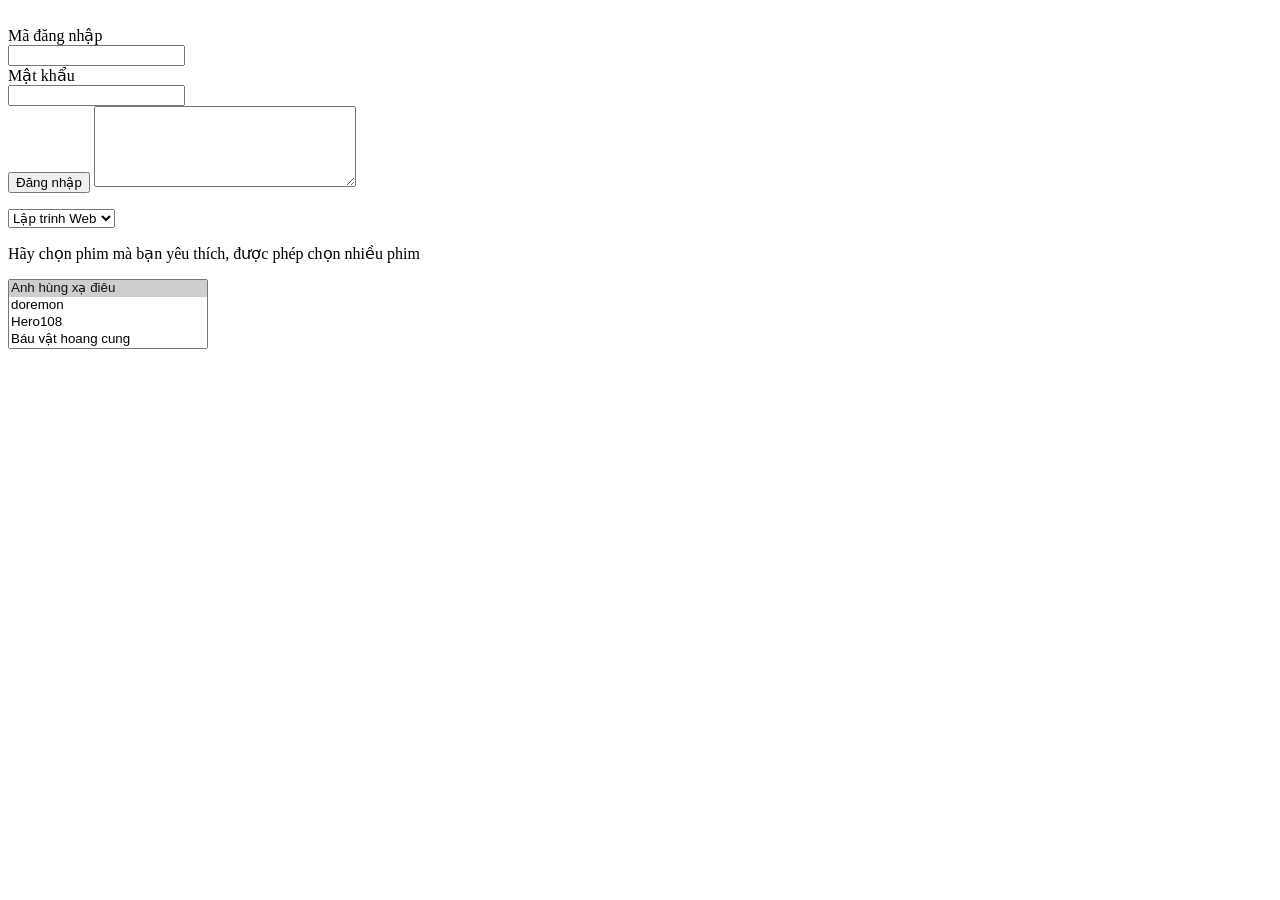
<file: input.html>
<body>
    <fliedset>
<form name="nhap"> <br> 
<label for="ma">Mã đăng nhập</label> <br>
<input type="text" id="ma" name="ma" value="" /> <br>
<label for="matkhau" >Mật khẩu</label> <br>
<input type="password" id="matkhau" name="matkhau" value="" /> <br>
<input type="submit" name="dn" value="Đăng nhập" />
<textarea cols="30" rows="5"></textarea>
<br />
</form>
<select id="monhoc">
<option value="1" selected="selected">Lập trinh
Web</option>
<option value="2">Lập trinh Java</option>
<option value="3">Lập trinh C++</option>
</select>
    <p>Hãy chọn phim mà bạn yêu thích, được phép chọn nhiều phim</p>
    <select id="phim" size=“3" multiple="multiple" style="width:200px">
        <option value="1" selected="selected">Anh hùng xạ điêu</option>
        <option value="2">doremon</option>
        <option value="3">Hero108</option>
        <option value="4">Báu vật hoang cung</option>
        <option value="5">Harry Potter</option>
  <select>
    <fliedset >
</body>
</file>
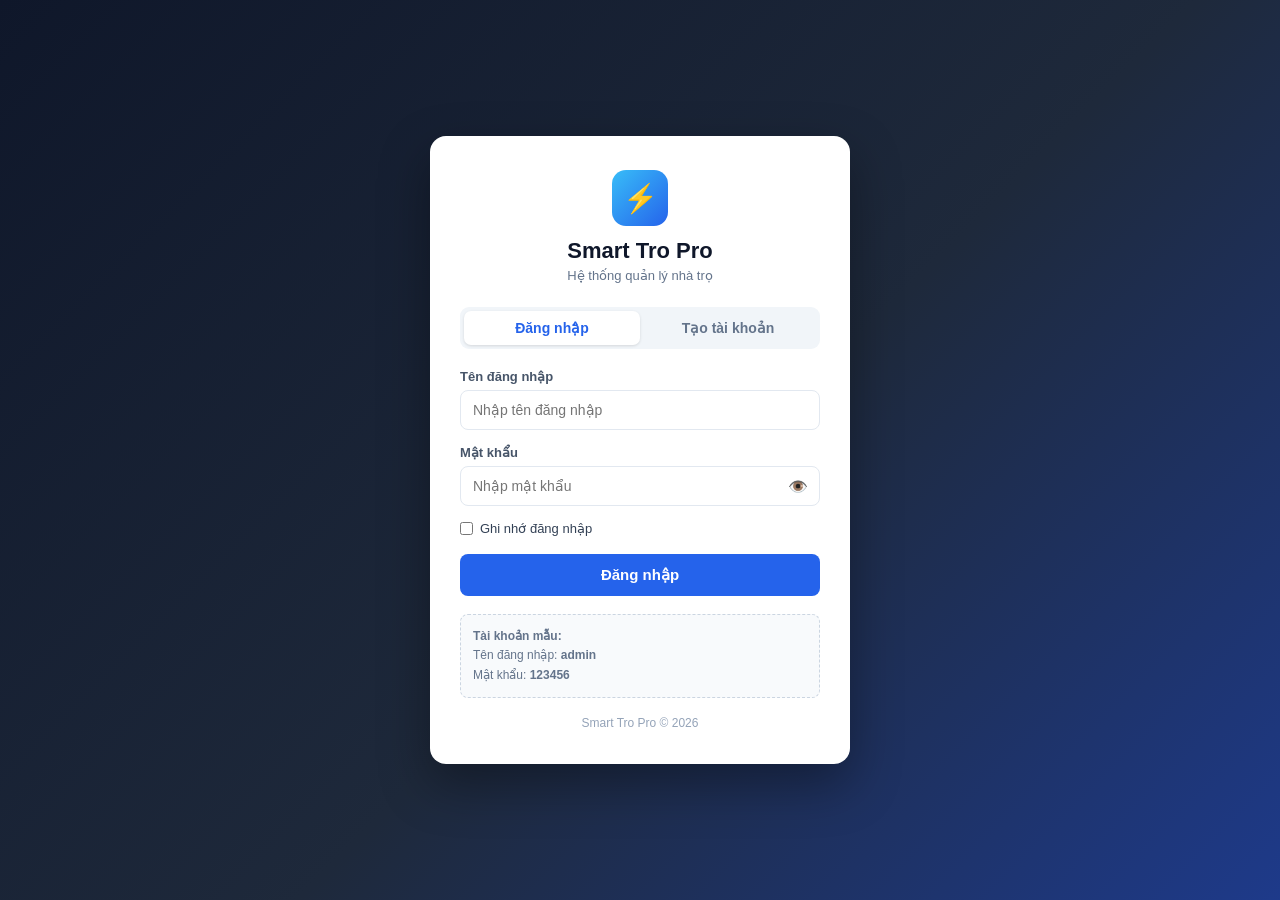
<file: login.html>
<!DOCTYPE html>
<html lang="vi">
<head>
<meta charset="UTF-8">
<meta name="viewport" content="width=device-width, initial-scale=1.0">
<title>Đăng nhập - Smart Tro Pro</title>
<style>
:root{
    --primary:#2563eb;
    --primary-dark:#1d4ed8;
    --dark:#0f172a;
    --dark-2:#1e293b;
    --bg:#f1f5f9;
    --text:#334155;
    --muted:#64748b;
    --border:#e2e8f0;
    --success:#10b981;
    --danger:#ef4444;
}
*{box-sizing:border-box;margin:0;padding:0;font-family:Segoe UI,Tahoma,Geneva,Verdana,sans-serif;}
body{
    min-height:100vh;
    background:linear-gradient(135deg,var(--dark) 0%,var(--dark-2) 55%,#1e3a8a 100%);
    color:var(--text);
    display:flex;
    align-items:center;
    justify-content:center;
    padding:20px;
}
.login-box{
    width:100%;
    max-width:420px;
    background:white;
    border-radius:16px;
    padding:34px 30px;
    box-shadow:0 20px 50px rgba(0,0,0,.35);
}
.brand{
    display:flex;
    flex-direction:column;
    align-items:center;
    margin-bottom:24px;
    text-align:center;
}
.brand-icon{
    width:56px;height:56px;border-radius:14px;
    background:linear-gradient(135deg,#38bdf8,#2563eb);
    display:flex;align-items:center;justify-content:center;
    font-size:28px;margin-bottom:12px;
}
.brand h1{color:var(--dark);font-size:22px;}
.brand p{color:var(--muted);font-size:13px;margin-top:4px;}
.tabs{
    display:grid;grid-template-columns:1fr 1fr;
    background:#f1f5f9;border-radius:9px;padding:4px;margin-bottom:20px;
}
.tabs button{
    border:0;background:none;padding:9px;border-radius:7px;
    font-size:14px;font-weight:600;color:var(--muted);cursor:pointer;
}
.tabs button.active{background:white;color:var(--primary);box-shadow:0 1px 3px rgba(0,0,0,.12);}
.form-group{margin-bottom:15px;}
.form-group label{display:block;margin-bottom:6px;color:#475569;font-size:13px;font-weight:600;}
.input-wrap{position:relative;}
.input-wrap input{
    width:100%;border:1px solid var(--border);border-radius:8px;
    padding:11px 42px 11px 12px;font-size:14px;outline:none;
}
.input-wrap input:focus{border-color:var(--primary);box-shadow:0 0 0 3px #dbeafe;}
.toggle-pass{
    position:absolute;right:6px;top:50%;transform:translateY(-50%);
    border:0;background:none;cursor:pointer;font-size:16px;padding:6px;
}
.options{
    display:flex;justify-content:space-between;align-items:center;
    margin-bottom:18px;font-size:13px;
}
.options label{display:flex;align-items:center;gap:7px;cursor:pointer;}
.msg{
    display:none;padding:11px 12px;border-radius:8px;
    font-size:13px;margin-bottom:15px;
}
.msg.error{display:block;background:#fee2e2;color:#b91c1c;}
.msg.ok{display:block;background:#d1fae5;color:#047857;}
.btn{
    width:100%;border:0;border-radius:8px;padding:12px;
    background:var(--primary);color:white;font-size:15px;font-weight:700;cursor:pointer;
    transition:.2s;
}
.btn:hover{background:var(--primary-dark);}
.hint{
    margin-top:18px;padding:12px;border:1px dashed #cbd5e1;border-radius:8px;
    background:#f8fafc;font-size:12px;color:var(--muted);line-height:1.6;
}
.hidden{display:none;}
.footer{text-align:center;margin-top:18px;font-size:12px;color:#94a3b8;}
</style>
</head>
<body>

<div class="login-box">

    <div class="brand">
        <div class="brand-icon">⚡</div>
        <h1>Smart Tro Pro</h1>
        <p>Hệ thống quản lý nhà trọ</p>
    </div>

    <div class="tabs">
        <button type="button" id="tabLogin" class="active">Đăng nhập</button>
        <button type="button" id="tabRegister">Tạo tài khoản</button>
    </div>

    <div class="msg" id="msg"></div>

    <!-- ĐĂNG NHẬP -->
    <form id="loginForm" autocomplete="on">

        <div class="form-group">
            <label for="loginUser">Tên đăng nhập</label>
            <div class="input-wrap">
                <input id="loginUser" type="text" placeholder="Nhập tên đăng nhập" autocomplete="username">
            </div>
        </div>

        <div class="form-group">
            <label for="loginPass">Mật khẩu</label>
            <div class="input-wrap">
                <input id="loginPass" type="password" placeholder="Nhập mật khẩu" autocomplete="current-password">
                <button type="button" class="toggle-pass" data-target="loginPass" title="Hiện/ẩn mật khẩu">👁️</button>
            </div>
        </div>

        <div class="options">
            <label><input type="checkbox" id="remember"> Ghi nhớ đăng nhập</label>
        </div>

        <button type="submit" class="btn">Đăng nhập</button>

        <div class="hint">
            <strong>Tài khoản mẫu:</strong><br>
            Tên đăng nhập: <b>admin</b><br>
            Mật khẩu: <b>123456</b>
        </div>

    </form>

    <!-- TẠO TÀI KHOẢN -->
    <form id="registerForm" class="hidden" autocomplete="off">

        <div class="form-group">
            <label for="regName">Họ và tên</label>
            <div class="input-wrap">
                <input id="regName" type="text" placeholder="Nguyễn Văn A">
            </div>
        </div>

        <div class="form-group">
            <label for="regUser">Tên đăng nhập</label>
            <div class="input-wrap">
                <input id="regUser" type="text" placeholder="Ít nhất 4 ký tự" autocomplete="username">
            </div>
        </div>

        <div class="form-group">
            <label for="regPass">Mật khẩu</label>
            <div class="input-wrap">
                <input id="regPass" type="password" placeholder="Ít nhất 6 ký tự" autocomplete="new-password">
                <button type="button" class="toggle-pass" data-target="regPass" title="Hiện/ẩn mật khẩu">👁️</button>
            </div>
        </div>

        <div class="form-group">
            <label for="regPass2">Nhập lại mật khẩu</label>
            <div class="input-wrap">
                <input id="regPass2" type="password" placeholder="Nhập lại mật khẩu" autocomplete="new-password">
            </div>
        </div>

        <button type="submit" class="btn">Tạo tài khoản</button>

    </form>

    <div class="footer">Smart Tro Pro © 2026</div>

</div>

<script>
/* =====================================================
   CẤU HÌNH
===================================================== */

const USERS_KEY   = "smartTroUsers";
const SESSION_KEY = "smartTroSession";
const HOME_PAGE   = "smart_tro_pro.html";   // trang quản lý sau khi đăng nhập


/* =====================================================
   TIỆN ÍCH
===================================================== */

const $ = id => document.getElementById(id);

function showMsg(text, type){
    const box = $("msg");
    box.textContent = text;
    box.className = "msg " + type;
}

function clearMsg(){
    $("msg").className = "msg";
    $("msg").textContent = "";
}

// Mã hóa mật khẩu (không lưu mật khẩu gốc)
async function hashPassword(text){
    try{
        const bytes = new TextEncoder().encode("smart-tro:" + text);
        const buf = await crypto.subtle.digest("SHA-256", bytes);
        return Array.from(new Uint8Array(buf))
            .map(b => b.toString(16).padStart(2,"0")).join("");
    }catch(e){
        // Trình duyệt không hỗ trợ -> dùng cách đơn giản hơn
        return "b64:" + btoa(unescape(encodeURIComponent(text)));
    }
}

function getUsers(){
    try{
        return JSON.parse(localStorage.getItem(USERS_KEY)) || [];
    }catch(e){
        return [];
    }
}

function saveUsers(users){
    localStorage.setItem(USERS_KEY, JSON.stringify(users));
}

// Tạo sẵn tài khoản mẫu admin / 123456 nếu chưa có
async function ensureDefaultUser(){
    const users = getUsers();
    if(users.some(u => u.username === "admin")) return;

    users.push({
        username:"admin",
        fullName:"Nguyễn Văn A",
        passHash:await hashPassword("123456")
    });
    saveUsers(users);
}

function startSession(user, remember){
    const session = JSON.stringify({
        username:user.username,
        fullName:user.fullName,
        loginAt:Date.now()
    });

    // Ghi nhớ -> giữ lại khi tắt trình duyệt; không ghi nhớ -> mất khi đóng tab
    if(remember){
        localStorage.setItem(SESSION_KEY, session);
        sessionStorage.removeItem(SESSION_KEY);
    }else{
        sessionStorage.setItem(SESSION_KEY, session);
        localStorage.removeItem(SESSION_KEY);
    }
}

function hasSession(){
    return !!(sessionStorage.getItem(SESSION_KEY) ||
              localStorage.getItem(SESSION_KEY));
}


/* =====================================================
   CHUYỂN TAB
===================================================== */

function switchTab(mode){
    clearMsg();
    const isLogin = mode === "login";

    $("loginForm").classList.toggle("hidden", !isLogin);
    $("registerForm").classList.toggle("hidden", isLogin);
    $("tabLogin").classList.toggle("active", isLogin);
    $("tabRegister").classList.toggle("active", !isLogin);
}

$("tabLogin").addEventListener("click", () => switchTab("login"));
$("tabRegister").addEventListener("click", () => switchTab("register"));


/* =====================================================
   HIỆN / ẨN MẬT KHẨU
===================================================== */

document.querySelectorAll(".toggle-pass").forEach(btn => {
    btn.addEventListener("click", () => {
        const input = $(btn.dataset.target);
        const show = input.type === "password";
        input.type = show ? "text" : "password";
        btn.textContent = show ? "🙈" : "👁️";
    });
});


/* =====================================================
   ĐĂNG NHẬP
===================================================== */

$("loginForm").addEventListener("submit", async e => {
    e.preventDefault();
    clearMsg();

    const username = $("loginUser").value.trim().toLowerCase();
    const password = $("loginPass").value;

    if(!username || !password){
        showMsg("Vui lòng nhập đầy đủ tên đăng nhập và mật khẩu.", "error");
        return;
    }

    const passHash = await hashPassword(password);
    const user = getUsers().find(
        u => u.username === username && u.passHash === passHash
    );

    if(!user){
        showMsg("Tên đăng nhập hoặc mật khẩu không đúng.", "error");
        return;
    }

    startSession(user, $("remember").checked);
    showMsg("Đăng nhập thành công! Đang chuyển trang...", "ok");

    setTimeout(() => { window.location.href = HOME_PAGE; }, 700);
});


/* =====================================================
   TẠO TÀI KHOẢN
===================================================== */

$("registerForm").addEventListener("submit", async e => {
    e.preventDefault();
    clearMsg();

    const fullName = $("regName").value.trim();
    const username = $("regUser").value.trim().toLowerCase();
    const pass     = $("regPass").value;
    const pass2    = $("regPass2").value;

    if(!fullName || !username || !pass || !pass2){
        showMsg("Vui lòng nhập đầy đủ thông tin.", "error");
        return;
    }

    if(username.length < 4){
        showMsg("Tên đăng nhập phải có ít nhất 4 ký tự.", "error");
        return;
    }

    if(pass.length < 6){
        showMsg("Mật khẩu phải có ít nhất 6 ký tự.", "error");
        return;
    }

    if(pass !== pass2){
        showMsg("Hai mật khẩu nhập vào không giống nhau.", "error");
        return;
    }

    const users = getUsers();

    if(users.some(u => u.username === username)){
        showMsg("Tên đăng nhập này đã có người dùng.", "error");
        return;
    }

    users.push({
        username,
        fullName,
        passHash:await hashPassword(pass)
    });
    saveUsers(users);

    $("registerForm").reset();
    switchTab("login");
    $("loginUser").value = username;
    showMsg("Tạo tài khoản thành công! Hãy đăng nhập.", "ok");
});


/* =====================================================
   KHỞI ĐỘNG
===================================================== */

(async function init(){
    await ensureDefaultUser();

    // Đã đăng nhập rồi thì vào thẳng trang quản lý
    if(hasSession()){
        window.location.href = HOME_PAGE;
    }
})();
</script>

</body>
</html>
</file>
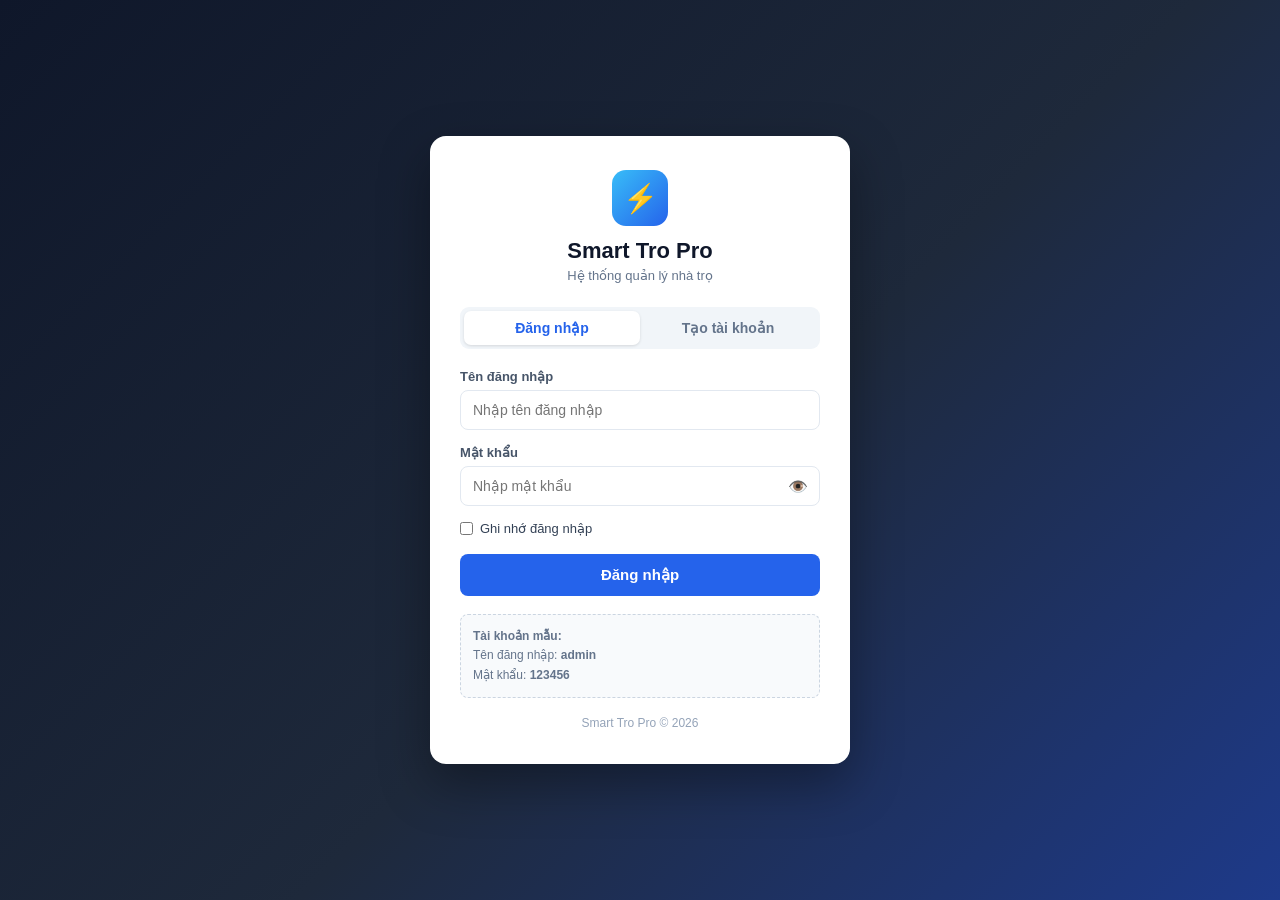
<file: smart_tro_pro.html>
<!DOCTYPE html>
<html lang="vi">
<head>
<meta charset="UTF-8">
<meta name="viewport" content="width=device-width, initial-scale=1.0">
<title>Smart Tro Pro - Quản lý điện nước</title>
<style>
:root{
    --primary:#2563eb;
    --primary-dark:#1d4ed8;
    --dark:#0f172a;
    --dark-2:#1e293b;
    --bg:#f1f5f9;
    --card:#fff;
    --text:#334155;
    --muted:#64748b;
    --border:#e2e8f0;
    --success:#10b981;
    --warning:#f59e0b;
    --danger:#ef4444;
    --purple:#9333ea;
}
*{
    box-sizing:border-box;
    margin:0;
    padding:0;
    font-family:Segoe UI,Tahoma,Geneva,Verdana,sans-serif;
}
body{
    background:var(--bg);
    color:var(--text);
    min-height:100vh;
}
/* ================= SIDEBAR ================= */
.sidebar{
    position:fixed;
    left:0;
    top:0;
    bottom:0;
    width:260px;
    background:var(--dark);
    color:white;
    z-index:1000;
    transition:.3s;
}
.brand{
    height:75px;
    display:flex;
    align-items:center;
    gap:12px;
    padding:0 22px;
    border-bottom:1px solid var(--dark-2);
}
.brand-icon{
    width:40px;
    height:40px;
    border-radius:10px;
    background:linear-gradient(135deg,#38bdf8,#2563eb);
    display:flex;
    align-items:center;
    justify-content:center;
    font-size:20px;
}
.brand h2{
    font-size:18px;
}
.brand small{
    color:#94a3b8;
    font-size:11px;
}
.menu{
    list-style:none;
    padding:20px 12px;
}
.menu li{
    margin-bottom:5px;
}
.menu button{
    width:100%;
    border:0;
    background:none;
    color:#94a3b8;
    padding:13px 15px;
    border-radius:8px;
    text-align:left;
    cursor:pointer;
    font-size:14px;
    display:flex;
    gap:12px;
    align-items:center;
}
.menu button:hover,
.menu button.active{
    background:var(--dark-2);
    color:#38bdf8;
}
.menu button.active{
    border-left:3px solid #38bdf8;
}
/* ================= MAIN ================= */
.main{
    margin-left:260px;
    min-height:100vh;
}
.topbar{
    height:75px;
    background:white;
    border-bottom:1px solid var(--border);
    display:flex;
    align-items:center;
    justify-content:space-between;
    padding:0 30px;
    position:sticky;
    top:0;
    z-index:500;
}
.topbar-left{
    display:flex;
    align-items:center;
    gap:15px;
}
.menu-toggle{
    display:none;
    border:0;
    background:#eff6ff;
    color:var(--primary);
    width:40px;
    height:40px;
    border-radius:8px;
    cursor:pointer;
}
.topbar h1{
    color:var(--dark);
    font-size:20px;
}
.user{
    display:flex;
    align-items:center;
    gap:10px;
}
.avatar{
    width:40px;
    height:40px;
    border-radius:50%;
    background:#dbeafe;
    color:var(--primary);
    display:flex;
    align-items:center;
    justify-content:center;
    font-weight:bold;
}
/* ================= CONTENT ================= */
.content{
    padding:30px;
}
.page{
    display:none;
}

.page.active{
    display:block;
}

.page-header{
    display:flex;
    justify-content:space-between;
    align-items:center;
    gap:15px;
    margin-bottom:22px;
}
.page-header h2{
    color:var(--dark);
    font-size:24px;
}
.page-header p{
    color:var(--muted);
    margin-top:4px;
    font-size:14px;
}
/* ================= BUTTON ================= */
.btn{
    border:0;
    border-radius:7px;
    padding:10px 16px;
    cursor:pointer;
    font-weight:600;
    font-size:14px;
    transition:.2s;
}
.btn-primary{
    background:var(--primary);
    color:white;
}
.btn-primary:hover{
    background:var(--primary-dark);
}

.btn-success{
    background:var(--success);
    color:white;
}

.btn-danger{
    background:var(--danger);
    color:white;
}

.btn-light{
    background:#f1f5f9;
    color:var(--text);
}

.btn-warning{
    background:var(--warning);
    color:white;
}

/* ================= STATS ================= */

.stats{
    display:grid;
    grid-template-columns:repeat(4,1fr);
    gap:18px;
    margin-bottom:25px;
}

.stat{
    background:white;
    border:1px solid var(--border);
    border-radius:12px;
    padding:20px;
    display:flex;
    align-items:center;
    gap:15px;
}

.stat-icon{
    width:52px;
    height:52px;
    border-radius:12px;
    display:flex;
    align-items:center;
    justify-content:center;
    font-size:23px;
}

.blue{background:#dbeafe;color:#2563eb}
.green{background:#d1fae5;color:#059669}
.orange{background:#fef3c7;color:#d97706}
.purple{background:#f3e8ff;color:#9333ea}

.stat small{
    display:block;
    color:var(--muted);
    font-size:12px;
    margin-bottom:5px;
}

.stat strong{
    color:var(--dark);
    font-size:20px;
}

/* ================= CARD ================= */

.card{
    background:white;
    border:1px solid var(--border);
    border-radius:12px;
    padding:20px;
    margin-bottom:20px;
}

.card-title{
    color:var(--dark);
    font-size:17px;
    font-weight:700;
    margin-bottom:18px;
    display:flex;
    align-items:center;
    justify-content:space-between;
}

/* ================= TABLE ================= */

.table-wrap{
    width:100%;
    overflow-x:auto;
}

table{
    width:100%;
    border-collapse:collapse;
    min-width:850px;
}

th{
    background:#f8fafc;
    color:#475569;
    font-size:13px;
    padding:13px;
    text-align:left;
    white-space:nowrap;
}

td{
    padding:13px;
    border-top:1px solid var(--border);
    font-size:13px;
}

tr:hover td{
    background:#f8fafc;
}

.badge{
    display:inline-block;
    padding:5px 9px;
    border-radius:20px;
    font-size:11px;
    font-weight:700;
}

.badge-success{
    background:#d1fae5;
    color:#047857;
}

.badge-warning{
    background:#fef3c7;
    color:#b45309;
}

.badge-danger{
    background:#fee2e2;
    color:#b91c1c;
}

.actions{
    display:flex;
    gap:5px;
}

.icon-btn{
    border:0;
    width:32px;
    height:32px;
    border-radius:6px;
    cursor:pointer;
    background:#f1f5f9;
    color:#475569;
}

.icon-btn:hover{
    background:#dbeafe;
    color:var(--primary);
}

/* ================= GRID ================= */

.grid-2{
    display:grid;
    grid-template-columns:1fr 1fr;
    gap:20px;
}

.grid-3{
    display:grid;
    grid-template-columns:repeat(3,1fr);
    gap:20px;
}

/* ================= FORM ================= */

.form-group{
    margin-bottom:15px;
}

.form-group label{
    display:block;
    margin-bottom:6px;
    color:#475569;
    font-size:13px;
    font-weight:600;
}

.form-group input,
.form-group select,
.form-group textarea{
    width:100%;
    border:1px solid var(--border);
    border-radius:7px;
    padding:10px 12px;
    outline:none;
    font-size:14px;
    background:white;
}

.form-group textarea{
    min-height:100px;
    resize:vertical;
}

.form-group input:focus,
.form-group select:focus,
.form-group textarea:focus{
    border-color:var(--primary);
    box-shadow:0 0 0 3px #dbeafe;
}

.form-row{
    display:grid;
    grid-template-columns:1fr 1fr;
    gap:15px;
}

/* ================= SEARCH ================= */

.toolbar{
    display:flex;
    justify-content:space-between;
    gap:15px;
    margin-bottom:15px;
}

.search{
    position:relative;
    max-width:350px;
    width:100%;
}

.search input{
    width:100%;
    border:1px solid var(--border);
    padding:10px 12px 10px 38px;
    border-radius:7px;
    outline:none;
}

.search span{
    position:absolute;
    left:13px;
    top:10px;
    color:var(--muted);
}

/* ================= MODAL ================= */

.modal{
    position:fixed;
    inset:0;
    background:rgba(15,23,42,.55);
    display:none;
    align-items:center;
    justify-content:center;
    z-index:2000;
    padding:20px;
}

.modal.show{
    display:flex;
}

.modal-box{
    width:100%;
    max-width:650px;
    max-height:90vh;
    overflow-y:auto;
    background:white;
    border-radius:12px;
    padding:25px;
}

.modal-header{
    display:flex;
    justify-content:space-between;
    align-items:center;
    margin-bottom:20px;
}

.modal-header h3{
    color:var(--dark);
}

.close{
    border:0;
    background:#f1f5f9;
    width:35px;
    height:35px;
    border-radius:7px;
    cursor:pointer;
    font-size:18px;
}

.modal-footer{
    display:flex;
    justify-content:flex-end;
    gap:10px;
    margin-top:20px;
}

/* ================= CALCULATION ================= */

.calculation{
    background:#f8fafc;
    border:1px dashed #cbd5e1;
    border-radius:8px;
    padding:15px;
    margin-top:10px;
}

.calc-row{
    display:flex;
    justify-content:space-between;
    padding:6px 0;
    font-size:14px;
}

.calc-total{
    border-top:1px solid var(--border);
    margin-top:7px;
    padding-top:10px;
    color:var(--primary);
    font-size:18px;
    font-weight:700;
}

/* ================= NOTICE ================= */

.notice{
    padding:15px;
    border-radius:8px;
    margin-bottom:10px;
    display:flex;
    gap:12px;
}

.notice.info{
    background:#eff6ff;
    color:#1d4ed8;
}

.notice.warning{
    background:#fffbeb;
    color:#b45309;
}

.notice.success{
    background:#ecfdf5;
    color:#047857;
}

/* ================= EMPTY ================= */

.empty{
    text-align:center;
    padding:40px;
    color:var(--muted);
}

/* ================= FOOTER ================= */

.footer{
    text-align:center;
    padding:25px;
    color:#94a3b8;
    font-size:12px;
}

/* ================= RESPONSIVE ================= */

@media(max-width:1100px){
    .stats{
        grid-template-columns:repeat(2,1fr);
    }

    .grid-3{
        grid-template-columns:1fr 1fr;
    }
}

@media(max-width:800px){
    .sidebar{
        transform:translateX(-100%);
    }

    .sidebar.open{
        transform:translateX(0);
    }

    .main{
        margin-left:0;
    }

    .menu-toggle{
        display:block;
    }

    .content{
        padding:20px 15px;
    }

    .topbar{
        padding:0 15px;
    }

    .user span{
        display:none;
    }

    .grid-2,
    .grid-3{
        grid-template-columns:1fr;
    }

    .stats{
        grid-template-columns:1fr 1fr;
    }

    .page-header{
        align-items:flex-start;
        flex-direction:column;
    }
}

@media(max-width:500px){
    .stats{
        grid-template-columns:1fr;
    }

    .form-row{
        grid-template-columns:1fr;
    }

    .toolbar{
        flex-direction:column;
    }
}
</style>
</head>

<body>

<!-- ================= SIDEBAR ================= -->

<aside class="sidebar" id="sidebar">

    <div class="brand">
        <div class="brand-icon">⚡</div>
        <div>
            <h2>Smart Tro Pro</h2>
            <small>Quản lý nhà trọ</small>
        </div>
    </div>

    <ul class="menu">

        <li>
            <button class="nav-btn active" data-page="dashboard">
                📊 Tổng quan
            </button>
        </li>

        <li>
            <button class="nav-btn" data-page="rooms">
                🏠 Quản lý phòng
            </button>
        </li>

        <li>
            <button class="nav-btn" data-page="bills">
                🧾 Hóa đơn điện - nước
            </button>
        </li>

        <li>
            <button class="nav-btn" data-page="prices">
                ⚙️ Cấu hình giá
            </button>
        </li>

        <li>
            <button class="nav-btn" data-page="notifications">
                🔔 Thông báo
            </button>
        </li>

    </ul>

</aside>


<!-- ================= MAIN ================= -->

<main class="main">

    <header class="topbar">

        <div class="topbar-left">

            <button class="menu-toggle" onclick="toggleSidebar()">
                ☰
            </button>

            <div>
                <h1 id="pageTitle">Tổng quan</h1>
            </div>

        </div>

       <div class="user">
    <div class="avatar" id="userAvatar">A</div>
    <span id="userName">Chủ trọ: Nguyễn Văn A</span>
    <button class="btn btn-light" onclick="logout()">🚪 Đăng xuất</button>
</div>

    </header>


    <section class="content">

        <!-- ==================================================
             DASHBOARD
        =================================================== -->

        <div class="page active" id="dashboard">

            <div class="page-header">
                <div>
                    <h2>Tổng quan</h2>
                    <p>Theo dõi tình hình nhà trọ trong tháng.</p>
                </div>

                <button class="btn btn-primary" onclick="openBillModal()">
                    + Tạo hóa đơn
                </button>
            </div>


            <div class="stats">

                <div class="stat">
                    <div class="stat-icon blue">⚡</div>
                    <div>
                        <small>Tổng điện tiêu thụ</small>
                        <strong id="totalElectricity">0 kWh</strong>
                    </div>
                </div>

                <div class="stat">
                    <div class="stat-icon green">💧</div>
                    <div>
                        <small>Tổng nước tiêu thụ</small>
                        <strong id="totalWater">0 m³</strong>
                    </div>
                </div>

                <div class="stat">
                    <div class="stat-icon orange">💰</div>
                    <div>
                        <small>Dự thu tháng này</small>
                        <strong id="totalRevenue">0 đ</strong>
                    </div>
                </div>

                <div class="stat">
                    <div class="stat-icon purple">🚪</div>
                    <div>
                        <small>Phòng đang thuê</small>
                        <strong id="occupiedRooms">0</strong>
                    </div>
                </div>

            </div>


            <div class="grid-2">

                <div class="card">

                    <div class="card-title">
                        <span>Trạng thái phòng</span>
                    </div>

                    <div id="roomStatus"></div>

                </div>


                <div class="card">

                    <div class="card-title">
                        <span>Tình hình thanh toán</span>
                    </div>

                    <div id="paymentStatus"></div>

                </div>

            </div>


            <div class="card">

                <div class="card-title">
                    <span>Hóa đơn gần đây</span>

                    <button class="btn btn-light" onclick="showPage('bills')">
                        Xem tất cả
                    </button>
                </div>

                <div class="table-wrap">

                    <table>

                        <thead>
                            <tr>
                                <th>Phòng</th>
                                <th>Người thuê</th>
                                <th>Điện</th>
                                <th>Nước</th>
                                <th>Tổng tiền</th>
                                <th>Trạng thái</th>
                            </tr>
                        </thead>

                        <tbody id="dashboardBills"></tbody>

                    </table>

                </div>

            </div>

        </div>


        <!-- ==================================================
             ROOMS
        =================================================== -->

        <div class="page" id="rooms">

            <div class="page-header">

                <div>
                    <h2>Quản lý phòng</h2>
                    <p>Quản lý người thuê và chỉ số điện nước.</p>
                </div>

                <button class="btn btn-primary" onclick="openRoomModal()">
                    + Thêm phòng
                </button>

            </div>


            <div class="card">

                <div class="toolbar">

                    <div class="search">
                        <span>🔍</span>
                        <input
                            type="text"
                            id="roomSearch"
                            placeholder="Tìm phòng hoặc người thuê..."
                            oninput="renderRooms()"
                        >
                    </div>

                </div>


                <div class="table-wrap">

                    <table>

                        <thead>
                            <tr>
                                <th>Phòng</th>
                                <th>Người thuê</th>
                                <th>SĐT</th>
                                <th>Tiền phòng</th>
                                <th>Điện</th>
                                <th>Nước</th>
                                <th>Trạng thái</th>
                                <th>Thao tác</th>
                            </tr>
                        </thead>

                        <tbody id="roomsTable"></tbody>

                    </table>

                </div>

            </div>

        </div>


        <!-- ==================================================
             BILLS
        =================================================== -->

        <div class="page" id="bills">

            <div class="page-header">

                <div>
                    <h2>Hóa đơn điện - nước</h2>
                    <p>Tạo và quản lý hóa đơn hàng tháng.</p>
                </div>

                <button class="btn btn-primary" onclick="openBillModal()">
                    + Tạo hóa đơn
                </button>

            </div>


            <div class="card">

                <div class="toolbar">

                    <div class="search">
                        <span>🔍</span>
                        <input
                            type="text"
                            id="billSearch"
                            placeholder="Tìm phòng..."
                            oninput="renderBills()"
                        >
                    </div>

                    <select
                        id="billFilter"
                        onchange="renderBills()"
                        style="padding:10px;border:1px solid #e2e8f0;border-radius:7px;"
                    >
                        <option value="all">Tất cả trạng thái</option>
                        <option value="paid">Đã thanh toán</option>
                        <option value="unpaid">Chưa thanh toán</option>
                    </select>

                </div>


                <div class="table-wrap">

                    <table>

                        <thead>
                            <tr>
                                <th>Tháng</th>
                                <th>Phòng</th>
                                <th>Điện</th>
                                <th>Nước</th>
                                <th>Tiền phòng</th>
                                <th>Tổng</th>
                                <th>Trạng thái</th>
                                <th>Thao tác</th>
                            </tr>
                        </thead>

                        <tbody id="billsTable"></tbody>

                    </table>

                </div>

            </div>

        </div>


        <!-- ==================================================
             PRICES
        =================================================== -->

        <div class="page" id="prices">

            <div class="page-header">

                <div>
                    <h2>Cấu hình giá</h2>
                    <p>Cài đặt đơn giá sử dụng trong hệ thống.</p>
                </div>

            </div>


            <div class="grid-2">

                <div class="card">

                    <div class="card-title">
                        ⚡ Giá điện
                    </div>

                    <div class="form-group">

                        <label>Đơn giá điện / kWh</label>

                        <input
                            type="number"
                            id="electricPrice"
                            min="0"
                        >

                    </div>

                    <button class="btn btn-primary" onclick="savePrices()">
                        Lưu giá điện
                    </button>

                </div>


                <div class="card">

                    <div class="card-title">
                        💧 Giá nước
                    </div>

                    <div class="form-group">

                        <label>Đơn giá nước / m³</label>

                        <input
                            type="number"
                            id="waterPrice"
                            min="0"
                        >

                    </div>

                    <button class="btn btn-primary" onclick="savePrices()">
                        Lưu giá nước
                    </button>

                </div>

            </div>


            <div class="card">

                <div class="card-title">
                    Thông tin giá hiện tại
                </div>

                <div id="priceInfo"></div>

            </div>

        </div>


        <!-- ==================================================
             NOTIFICATIONS
        =================================================== -->

        <div class="page" id="notifications">

            <div class="page-header">

                <div>
                    <h2>Thông báo người thuê</h2>
                    <p>Tạo nội dung thông báo cho khách trọ.</p>
                </div>

            </div>


            <div class="grid-2">

                <div class="card">

                    <div class="card-title">
                        Tạo thông báo
                    </div>

                    <div class="form-group">

                        <label>Phòng nhận thông báo</label>

                        <select id="notificationRoom"></select>

                    </div>

                    <div class="form-group">

                        <label>Tiêu đề</label>

                        <input
                            type="text"
                            id="notificationTitle"
                            placeholder="Ví dụ: Thông báo tiền điện tháng 9"
                        >

                    </div>

                    <div class="form-group">

                        <label>Nội dung</label>

                        <textarea
                            id="notificationContent"
                            placeholder="Nhập nội dung thông báo..."
                        ></textarea>

                    </div>

                    <button
                        class="btn btn-primary"
                        onclick="createNotification()"
                    >
                        Gửi thông báo
                    </button>

                </div>


                <div class="card">

                    <div class="card-title">
                        Thông báo gần đây
                    </div>

                    <div id="notificationList"></div>

                </div>

            </div>

        </div>


        <div class="footer">
            Smart Tro Pro © 2026 — Hệ thống quản lý nhà trọ
        </div>

    </section>

</main>


<!-- ==================================================
     ROOM MODAL
================================================== -->

<div class="modal" id="roomModal">

    <div class="modal-box">

        <div class="modal-header">

            <h3 id="roomModalTitle">Thêm phòng</h3>

            <button class="close" onclick="closeModal('roomModal')">
                ×
            </button>

        </div>


        <input type="hidden" id="roomId">


        <div class="form-row">

            <div class="form-group">
                <label>Số phòng</label>
                <input id="roomNumber" placeholder="Ví dụ: P101">
            </div>

            <div class="form-group">
                <label>Trạng thái</label>

                <select id="roomStatusSelect">
                    <option value="occupied">Đang thuê</option>
                    <option value="empty">Phòng trống</option>
                </select>

            </div>

        </div>


        <div class="form-group">
            <label>Tên người thuê</label>
            <input id="tenantName" placeholder="Nguyễn Văn B">
        </div>


        <div class="form-group">
            <label>Số điện thoại</label>
            <input id="tenantPhone" placeholder="09xxxxxxxx">
        </div>


        <div class="form-row">

            <div class="form-group">
                <label>Tiền phòng / tháng</label>
                <input type="number" id="roomPrice" min="0">
            </div>

            <div class="form-group">
                <label>Số người</label>
                <input type="number" id="people" min="1" value="1">
            </div>

        </div>


        <div class="form-row">

            <div class="form-group">
                <label>Điện đầu kỳ</label>
                <input type="number" id="electricOld" min="0" value="0">
            </div>

            <div class="form-group">
                <label>Điện cuối kỳ</label>
                <input type="number" id="electricNew" min="0" value="0">
            </div>

        </div>


        <div class="form-row">

            <div class="form-group">
                <label>Nước đầu kỳ</label>
                <input type="number" id="waterOld" min="0" value="0">
            </div>

            <div class="form-group">
                <label>Nước cuối kỳ</label>
                <input type="number" id="waterNew" min="0" value="0">
            </div>

        </div>


        <div class="calculation">

            <div class="calc-row">
                <span>Điện tiêu thụ</span>
                <strong id="previewElectric">0 kWh</strong>
            </div>

            <div class="calc-row">
                <span>Nước tiêu thụ</span>
                <strong id="previewWater">0 m³</strong>
            </div>

        </div>


        <div class="modal-footer">

            <button
                class="btn btn-light"
                onclick="closeModal('roomModal')"
            >
                Hủy
            </button>

            <button
                class="btn btn-primary"
                onclick="saveRoom()"
            >
                Lưu phòng
            </button>

        </div>

    </div>

</div>


<!-- ==================================================
     BILL MODAL
================================================== -->

<div class="modal" id="billModal">

    <div class="modal-box">

        <div class="modal-header">

            <h3>Tạo hóa đơn</h3>

            <button class="close" onclick="closeModal('billModal')">
                ×
            </button>

        </div>


        <div class="form-group">

            <label>Phòng</label>

            <select id="billRoom" onchange="loadRoomToBill()"></select>

        </div>


        <div class="form-group">

            <label>Tháng</label>

            <input type="month" id="billMonth">

        </div>


        <div class="form-row">

            <div class="form-group">
                <label>Điện đầu kỳ</label>
                <input type="number" id="billElectricOld" min="0" value="0">
            </div>

            <div class="form-group">
                <label>Điện cuối kỳ</label>
                <input type="number" id="billElectricNew" min="0" value="0">
            </div>

        </div>


        <div class="form-row">

            <div class="form-group">
                <label>Nước đầu kỳ</label>
                <input type="number" id="billWaterOld" min="0" value="0">
            </div>

            <div class="form-group">
                <label>Nước cuối kỳ</label>
                <input type="number" id="billWaterNew" min="0" value="0">
            </div>

        </div>


        <div class="calculation">

            <div class="calc-row">
                <span>Tiền phòng</span>
                <strong id="billRoomPrice">0 đ</strong>
            </div>

            <div class="calc-row">
                <span>Tiền điện</span>
                <strong id="billElectricMoney">0 đ</strong>
            </div>

            <div class="calc-row">
                <span>Tiền nước</span>
                <strong id="billWaterMoney">0 đ</strong>
            </div>

            <div class="calc-row calc-total">
                <span>TỔNG CỘNG</span>
                <strong id="billTotal">0 đ</strong>
            </div>

        </div>


        <div class="modal-footer">

            <button
                class="btn btn-light"
                onclick="closeModal('billModal')"
            >
                Hủy
            </button>

            <button
                class="btn btn-primary"
                onclick="saveBill()"
            >
                Tạo hóa đơn
            </button>

        </div>

    </div>

</div>


<script>

/* =====================================================
   DATA
===================================================== */
const session = JSON.parse(
    sessionStorage.getItem("smartTroSession") ||
    localStorage.getItem("smartTroSession") ||
    "null"
);

if(!session){
    window.location.replace("login.html");
}

function logout(){
    if(!confirm("Bạn có chắc muốn đăng xuất?")) return;

    sessionStorage.removeItem("smartTroSession");
    localStorage.removeItem("smartTroSession");

    window.location.href = "login.html";
}
const defaultData = {

    prices:{
        electricity:3500,
        water:15000
    },

    rooms:[
        {
            id:1,
            number:"P101",
            tenant:"Nguyễn Văn Bình",
            phone:"0901234567",
            roomPrice:2500000,
            people:2,
            electricOld:1200,
            electricNew:1350,
            waterOld:80,
            waterNew:92,
            status:"occupied"
        },
        {
            id:2,
            number:"P102",
            tenant:"Trần Minh Anh",
            phone:"0912345678",
            roomPrice:2500000,
            people:1,
            electricOld:850,
            electricNew:970,
            waterOld:50,
            waterNew:60,
            status:"occupied"
        },
        {
            id:3,
            number:"P103",
            tenant:"",
            phone:"",
            roomPrice:2500000,
            people:0,
            electricOld:500,
            electricNew:500,
            waterOld:30,
            waterNew:30,
            status:"empty"
        }
    ],

    bills:[],

    notifications:[]

};


/* =====================================================
   LOAD / SAVE
===================================================== */

let data = JSON.parse(
    localStorage.getItem("smartTroData")
) || defaultData;


function saveData(){

    localStorage.setItem(
        "smartTroData",
        JSON.stringify(data)
    );

}


/* =====================================================
   FORMAT
===================================================== */

function money(value){

    return Number(value || 0)
        .toLocaleString("vi-VN") + " đ";

}


/* =====================================================
   NAVIGATION
===================================================== */

const titles = {

    dashboard:"Tổng quan",
    rooms:"Quản lý phòng",
    bills:"Hóa đơn điện - nước",
    prices:"Cấu hình giá",
    notifications:"Thông báo"

};


document.querySelectorAll(".nav-btn")
.forEach(button=>{

    button.addEventListener("click",()=>{

        showPage(button.dataset.page);

        document
            .querySelectorAll(".nav-btn")
            .forEach(b=>b.classList.remove("active"));

        button.classList.add("active");

        closeSidebar();

    });

});


function showPage(page){

    document
        .querySelectorAll(".page")
        .forEach(p=>p.classList.remove("active"));

    document
        .getElementById(page)
        .classList.add("active");

    document.getElementById("pageTitle")
        .textContent = titles[page] || "";

    if(page==="dashboard") renderDashboard();

    if(page==="rooms") renderRooms();

    if(page==="bills") renderBills();

    if(page==="prices") renderPrices();

    if(page==="notifications"){
        renderNotifications();
        populateNotificationRooms();
    }

}


function toggleSidebar(){

    document
        .getElementById("sidebar")
        .classList.toggle("open");

}


function closeSidebar(){

    document
        .getElementById("sidebar")
        .classList.remove("open");

}


/* =====================================================
   DASHBOARD
===================================================== */

function renderDashboard(){

    let totalElectricity=0;
    let totalWater=0;
    let revenue=0;
    let occupied=0;

    data.rooms.forEach(room=>{

        if(room.status==="occupied"){

            occupied++;

            const elec =
                Math.max(
                    0,
                    Number(room.electricNew)-Number(room.electricOld)
                );

            const water =
                Math.max(
                    0,
                    Number(room.waterNew)-Number(room.waterOld)
                );

            totalElectricity += elec;
            totalWater += water;

            revenue +=
                Number(room.roomPrice || 0) +
                elec * data.prices.electricity +
                water * data.prices.water;

        }

    });


    document.getElementById("totalElectricity")
        .textContent = totalElectricity + " kWh";

    document.getElementById("totalWater")
        .textContent = totalWater + " m³";

    document.getElementById("totalRevenue")
        .textContent = money(revenue);

    document.getElementById("occupiedRooms")
        .textContent = occupied;


    const empty =
        data.rooms.length - occupied;


    document.getElementById("roomStatus").innerHTML = `

        <div class="notice success">
            🟢 Đang thuê:
            <strong>${occupied}</strong> phòng
        </div>

        <div class="notice info">
            🔵 Phòng trống:
            <strong>${empty}</strong> phòng
        </div>

    `;


    const paid =
        data.bills.filter(b=>b.status==="paid").length;

    const unpaid =
        data.bills.filter(b=>b.status==="unpaid").length;


    document.getElementById("paymentStatus").innerHTML = `

        <div class="notice success">
            ✓ Đã thanh toán:
            <strong>${paid}</strong>
        </div>

        <div class="notice warning">
            ⏳ Chưa thanh toán:
            <strong>${unpaid}</strong>
        </div>

    `;


    const tbody =
        document.getElementById("dashboardBills");


    if(data.bills.length===0){

        tbody.innerHTML=`
            <tr>
                <td colspan="6" class="empty">
                    Chưa có hóa đơn.
                </td>
            </tr>
        `;

        return;

    }


    tbody.innerHTML =
        data.bills.slice(-5).reverse().map(b=>{

            return `

                <tr>

                    <td>${b.roomNumber}</td>

                    <td>${b.tenant || "-"}</td>

                    <td>${b.electricity} kWh</td>

                    <td>${b.water} m³</td>

                    <td><strong>${money(b.total)}</strong></td>

                    <td>
                        ${
                            b.status==="paid"
                            ? `<span class="badge badge-success">Đã thanh toán</span>`
                            : `<span class="badge badge-warning">Chưa thanh toán</span>`
                        }
                    </td>

                </tr>

            `;

        }).join("");

}


/* =====================================================
   ROOMS
===================================================== */

function renderRooms(){

    const search =
        document.getElementById("roomSearch")
        ?.value.toLowerCase() || "";


    const rooms =
        data.rooms.filter(room=>{

            return (
                room.number.toLowerCase().includes(search) ||
                room.tenant.toLowerCase().includes(search)
            );

        });


    const tbody =
        document.getElementById("roomsTable");


    if(rooms.length===0){

        tbody.innerHTML=`
            <tr>
                <td colspan="8" class="empty">
                    Không tìm thấy phòng.
                </td>
            </tr>
        `;

        return;

    }


    tbody.innerHTML =
        rooms.map(room=>{

            const electricity =
                Math.max(
                    0,
                    room.electricNew-room.electricOld
                );

            const water =
                Math.max(
                    0,
                    room.waterNew-room.waterOld
                );


            return `

                <tr>

                    <td>
                        <strong>${room.number}</strong>
                    </td>

                    <td>${room.tenant || "-"}</td>

                    <td>${room.phone || "-"}</td>

                    <td>${money(room.roomPrice)}</td>

                    <td>${electricity} kWh</td>

                    <td>${water} m³</td>

                    <td>
                        ${
                            room.status==="occupied"
                            ? `<span class="badge badge-success">Đang thuê</span>`
                            : `<span class="badge badge-warning">Phòng trống</span>`
                        }
                    </td>

                    <td>

                        <div class="actions">

                            <button
                                class="icon-btn"
                                onclick="editRoom(${room.id})"
                                title="Sửa"
                            >
                                ✏️
                            </button>

                            <button
                                class="icon-btn"
                                onclick="deleteRoom(${room.id})"
                                title="Xóa"
                            >
                                🗑️
                            </button>

                        </div>

                    </td>

                </tr>

            `;

        }).join("");

}


/* =====================================================
   ROOM MODAL
===================================================== */

function openRoomModal(id=null){

    document.getElementById("roomModal")
        .classList.add("show");


    if(id===null){

        document.getElementById("roomModalTitle")
            .textContent="Thêm phòng";

        document.getElementById("roomId").value="";

        document.getElementById("roomNumber").value="";

        document.getElementById("tenantName").value="";

        document.getElementById("tenantPhone").value="";

        document.getElementById("roomPrice").value=2500000;

        document.getElementById("people").value=1;

        document.getElementById("electricOld").value=0;

        document.getElementById("electricNew").value=0;

        document.getElementById("waterOld").value=0;

        document.getElementById("waterNew").value=0;

        document.getElementById("roomStatusSelect").value="occupied";

    }

}


function editRoom(id){

    const room =
        data.rooms.find(r=>r.id===id);

    if(!room) return;


    openRoomModal(id);


    document.getElementById("roomModalTitle")
        .textContent="Chỉnh sửa phòng";


    document.getElementById("roomId").value=room.id;

    document.getElementById("roomNumber").value=room.number;

    document.getElementById("tenantName").value=room.tenant;

    document.getElementById("tenantPhone").value=room.phone;

    document.getElementById("roomPrice").value=room.roomPrice;

    document.getElementById("people").value=room.people;

    document.getElementById("electricOld").value=room.electricOld;

    document.getElementById("electricNew").value=room.electricNew;

    document.getElementById("waterOld").value=room.waterOld;

    document.getElementById("waterNew").value=room.waterNew;

    document.getElementById("roomStatusSelect").value=room.status;

    updateRoomPreview();

}


function saveRoom(){

    const id =
        document.getElementById("roomId").value;


    const room={

        id:id ? Number(id) : Date.now(),

        number:
            document.getElementById("roomNumber").value.trim(),

        tenant:
            document.getElementById("tenantName").value.trim(),

        phone:
            document.getElementById("tenantPhone").value.trim(),

        roomPrice:
            Number(document.getElementById("roomPrice").value || 0),

        people:
            Number(document.getElementById("people").value || 0),

        electricOld:
            Number(document.getElementById("electricOld").value || 0),

        electricNew:
            Number(document.getElementById("electricNew").value || 0),

        waterOld:
            Number(document.getElementById("waterOld").value || 0),

        waterNew:
            Number(document.getElementById("waterNew").value || 0),

        status:
            document.getElementById("roomStatusSelect").value

    };


    if(!room.number){

        alert("Vui lòng nhập số phòng.");

        return;

    }


    if(room.electricNew < room.electricOld){

        alert("Chỉ số điện cuối kỳ không được nhỏ hơn đầu kỳ.");

        return;

    }


    if(room.waterNew < room.waterOld){

        alert("Chỉ số nước cuối kỳ không được nhỏ hơn đầu kỳ.");

        return;

    }


    if(id){

        const index =
            data.rooms.findIndex(r=>r.id===Number(id));

        data.rooms[index]=room;

    }else{

        data.rooms.push(room);

    }


    saveData();

    closeModal("roomModal");

    renderRooms();

    renderDashboard();

    populateBillRooms();

    populateNotificationRooms();

}


function deleteRoom(id){

    const room =
        data.rooms.find(r=>r.id===id);

    if(!room) return;


    if(!confirm(
        `Bạn có chắc muốn xóa phòng ${room.number}?`
    )) return;


    data.rooms =
        data.rooms.filter(r=>r.id!==id);


    saveData();

    renderRooms();

    renderDashboard();

    populateBillRooms();

    populateNotificationRooms();

}


function updateRoomPreview(){

    const oldE =
        Number(document.getElementById("electricOld").value || 0);

    const newE =
        Number(document.getElementById("electricNew").value || 0);

    const oldW =
        Number(document.getElementById("waterOld").value || 0);

    const newW =
        Number(document.getElementById("waterNew").value || 0);


    document.getElementById("previewElectric")
        .textContent =
        Math.max(0,newE-oldE) + " kWh";


    document.getElementById("previewWater")
        .textContent =
        Math.max(0,newW-oldW) + " m³";

}


[
    "electricOld",
    "electricNew",
    "waterOld",
    "waterNew"
].forEach(id=>{

    document.getElementById(id)
        .addEventListener("input",updateRoomPreview);

});


/* =====================================================
   BILL
===================================================== */

function openBillModal(){

    populateBillRooms();

    document.getElementById("billMonth").value =
        new Date().toISOString().slice(0,7);

    document.getElementById("billModal")
        .classList.add("show");

    loadRoomToBill();

}


function populateBillRooms(){

    const select =
        document.getElementById("billRoom");


    select.innerHTML =
        data.rooms
        .filter(r=>r.status==="occupied")
        .map(r=>
            `<option value="${r.id}">
                ${r.number} - ${r.tenant || "Chưa có tên"}
            </option>`
        )
        .join("");

}


function loadRoomToBill(){

    const id =
        Number(document.getElementById("billRoom").value);


    const room =
        data.rooms.find(r=>r.id===id);


    if(!room) return;


    document.getElementById("billElectricOld").value =
        room.electricOld;

    document.getElementById("billElectricNew").value =
        room.electricNew;

    document.getElementById("billWaterOld").value =
        room.waterOld;

    document.getElementById("billWaterNew").value =
        room.waterNew;


    calculateBill();

}


[
    "billElectricOld",
    "billElectricNew",
    "billWaterOld",
    "billWaterNew"
].forEach(id=>{

    document.getElementById(id)
        .addEventListener("input",calculateBill);

});


function calculateBill(){

    const id =
        Number(document.getElementById("billRoom").value);


    const room =
        data.rooms.find(r=>r.id===id);


    if(!room) return;


    const electric =
        Math.max(
            0,
            Number(document.getElementById("billElectricNew").value || 0) -
            Number(document.getElementById("billElectricOld").value || 0)
        );


    const water =
        Math.max(
            0,
            Number(document.getElementById("billWaterNew").value || 0) -
            Number(document.getElementById("billWaterOld").value || 0)
        );


    const electricMoney =
        electric * data.prices.electricity;


    const waterMoney =
        water * data.prices.water;


    const total =
        Number(room.roomPrice) +
        electricMoney +
        waterMoney;


    document.getElementById("billRoomPrice")
        .textContent=money(room.roomPrice);

    document.getElementById("billElectricMoney")
        .textContent=money(electricMoney);

    document.getElementById("billWaterMoney")
        .textContent=money(waterMoney);

    document.getElementById("billTotal")
        .textContent=money(total);

}


function saveBill(){

    const roomId =
        Number(document.getElementById("billRoom").value);


    const room =
        data.rooms.find(r=>r.id===roomId);


    if(!room){

        alert("Vui lòng chọn phòng.");

        return;

    }


    const month =
        document.getElementById("billMonth").value;


    if(!month){

        alert("Vui lòng chọn tháng.");

        return;

    }


    const electricOld =
        Number(document.getElementById("billElectricOld").value || 0);

    const electricNew =
        Number(document.getElementById("billElectricNew").value || 0);

    const waterOld =
        Number(document.getElementById("billWaterOld").value || 0);

    const waterNew =
        Number(document.getElementById("billWaterNew").value || 0);


    if(electricNew < electricOld ||
       waterNew < waterOld){

        alert("Chỉ số cuối kỳ không được nhỏ hơn đầu kỳ.");

        return;

    }


    const electricity =
        electricNew-electricOld;

    const water =
        waterNew-waterOld;


    const electricMoney =
        electricity * data.prices.electricity;

    const waterMoney =
        water * data.prices.water;


    const total =
        room.roomPrice +
        electricMoney +
        waterMoney;


    const bill={

        id:Date.now(),

        month,

        roomId,

        roomNumber:room.number,

        tenant:room.tenant,

        electricity,

        water,

        roomPrice:room.roomPrice,

        electricMoney,

        waterMoney,

        total,

        status:"unpaid"

    };


    data.bills.push(bill);

    saveData();

    closeModal("billModal");

    renderBills();

    renderDashboard();

    alert("Đã tạo hóa đơn thành công.");

}


/* =====================================================
   BILLS TABLE
===================================================== */

function renderBills(){

    const search =
        document.getElementById("billSearch")
        ?.value.toLowerCase() || "";

    const filter =
        document.getElementById("billFilter")
        ?.value || "all";


    let bills =
        data.bills.filter(b=>{

            const matchSearch =
                b.roomNumber.toLowerCase().includes(search) ||
                (b.tenant || "").toLowerCase().includes(search);

            const matchFilter =
                filter==="all" ||
                b.status===filter;

            return matchSearch && matchFilter;

        });


    const tbody =
        document.getElementById("billsTable");


    if(bills.length===0){

        tbody.innerHTML=`
            <tr>
                <td colspan="8" class="empty">
                    Chưa có hóa đơn.
                </td>
            </tr>
        `;

        return;

    }


    tbody.innerHTML =
        bills.slice().reverse().map(b=>{

            return `

                <tr>

                    <td>${b.month}</td>

                    <td>
                        <strong>${b.roomNumber}</strong>
                    </td>

                    <td>${b.electricity} kWh</td>

                    <td>${b.water} m³</td>

                    <td>${money(b.roomPrice)}</td>

                    <td>
                        <strong>${money(b.total)}</strong>
                    </td>

                    <td>

                        ${
                            b.status==="paid"
                            ?
                            `<span class="badge badge-success">
                                Đã thanh toán
                            </span>`
                            :
                            `<span class="badge badge-warning">
                                Chưa thanh toán
                            </span>`
                        }

                    </td>

                    <td>

                        <div class="actions">

                            <button
                                class="icon-btn"
                                onclick="toggleBillStatus(${b.id})"
                                title="Thanh toán"
                            >
                                💰
                            </button>

                            <button
                                class="icon-btn"
                                onclick="deleteBill(${b.id})"
                                title="Xóa"
                            >
                                🗑️
                            </button>

                        </div>

                    </td>

                </tr>

            `;

        }).join("");

}


function toggleBillStatus(id){

    const bill =
        data.bills.find(b=>b.id===id);

    if(!bill) return;


    bill.status =
        bill.status==="paid"
        ? "unpaid"
        : "paid";


    saveData();

    renderBills();

    renderDashboard();

}


function deleteBill(id){

    if(!confirm("Bạn có chắc muốn xóa hóa đơn này?"))
        return;


    data.bills =
        data.bills.filter(b=>b.id!==id);


    saveData();

    renderBills();

    renderDashboard();

}


/* =====================================================
   PRICES
===================================================== */

function renderPrices(){

    document.getElementById("electricPrice").value =
        data.prices.electricity;

    document.getElementById("waterPrice").value =
        data.prices.water;


    document.getElementById("priceInfo").innerHTML=`

        <div class="notice info">
            ⚡ Giá điện hiện tại:
            <strong>${money(data.prices.electricity)} / kWh</strong>
        </div>

        <div class="notice info">
            💧 Giá nước hiện tại:
            <strong>${money(data.prices.water)} / m³</strong>
        </div>

    `;

}


function savePrices(){

    const electricity =
        Number(document.getElementById("electricPrice").value || 0);

    const water =
        Number(document.getElementById("waterPrice").value || 0);


    if(electricity<0 || water<0){

        alert("Đơn giá không hợp lệ.");

        return;

    }


    data.prices.electricity=electricity;

    data.prices.water=water;


    saveData();

    renderPrices();

    renderDashboard();

    alert("Đã lưu cấu hình giá.");

}


/* =====================================================
   NOTIFICATIONS
===================================================== */

function populateNotificationRooms(){

    const select =
        document.getElementById("notificationRoom");


    select.innerHTML =
        `<option value="all">Tất cả phòng</option>` +
        data.rooms
        .filter(r=>r.status==="occupied")
        .map(r=>
            `<option value="${r.id}">
                ${r.number} - ${r.tenant}
            </option>`
        )
        .join("");

}


function createNotification(){

    const roomId =
        document.getElementById("notificationRoom").value;

    const title =
        document.getElementById("notificationTitle")
        .value.trim();

    const content =
        document.getElementById("notificationContent")
        .value.trim();


    if(!title || !content){

        alert("Vui lòng nhập đầy đủ tiêu đề và nội dung.");

        return;

    }


    data.notifications.push({

        id:Date.now(),

        roomId,

        title,

        content,

        date:new Date().toLocaleString("vi-VN")

    });


    saveData();


    document.getElementById("notificationTitle").value="";

    document.getElementById("notificationContent").value="";


    renderNotifications();

    alert("Đã tạo thông báo.");

}


function renderNotifications(){

    const box =
        document.getElementById("notificationList");


    if(data.notifications.length===0){

        box.innerHTML=`
            <div class="empty">
                Chưa có thông báo.
            </div>
        `;

        return;

    }


    box.innerHTML =
        data.notifications
        .slice()
        .reverse()
        .map(n=>{

            let target="Tất cả phòng";


            if(n.roomId!=="all"){

                const room =
                    data.rooms.find(
                        r=>r.id===Number(n.roomId)
                    );

                if(room)
                    target=room.number;

            }


            return `

                <div class="notice info">

                    <div>

                        <strong>${n.title}</strong>

                        <div style="margin-top:5px;">
                            ${n.content}
                        </div>

                        <small>
                            ${target} • ${n.date}
                        </small>

                    </div>

                </div>

            `;

        }).join("");

}


/* =====================================================
   MODAL
===================================================== */

function closeModal(id){

    document
        .getElementById(id)
        .classList.remove("show");

}


document.querySelectorAll(".modal")
.forEach(modal=>{

    modal.addEventListener("click",e=>{

        if(e.target===modal)
            modal.classList.remove("show");

    });

});

/* =====================================================
   INIT
===================================================== */

function init(){
if(session){
        document.getElementById("userName").textContent =
            "Chủ trọ: " + session.fullName;

        document.getElementById("userAvatar").textContent =
            session.fullName.trim().charAt(0).toUpperCase();
    }
    renderDashboard();

    renderRooms();

    renderBills();

    renderPrices();

    renderNotifications();

    populateBillRooms();

    populateNotificationRooms();

}

init();

</script>

</body>
</html>
</file>
